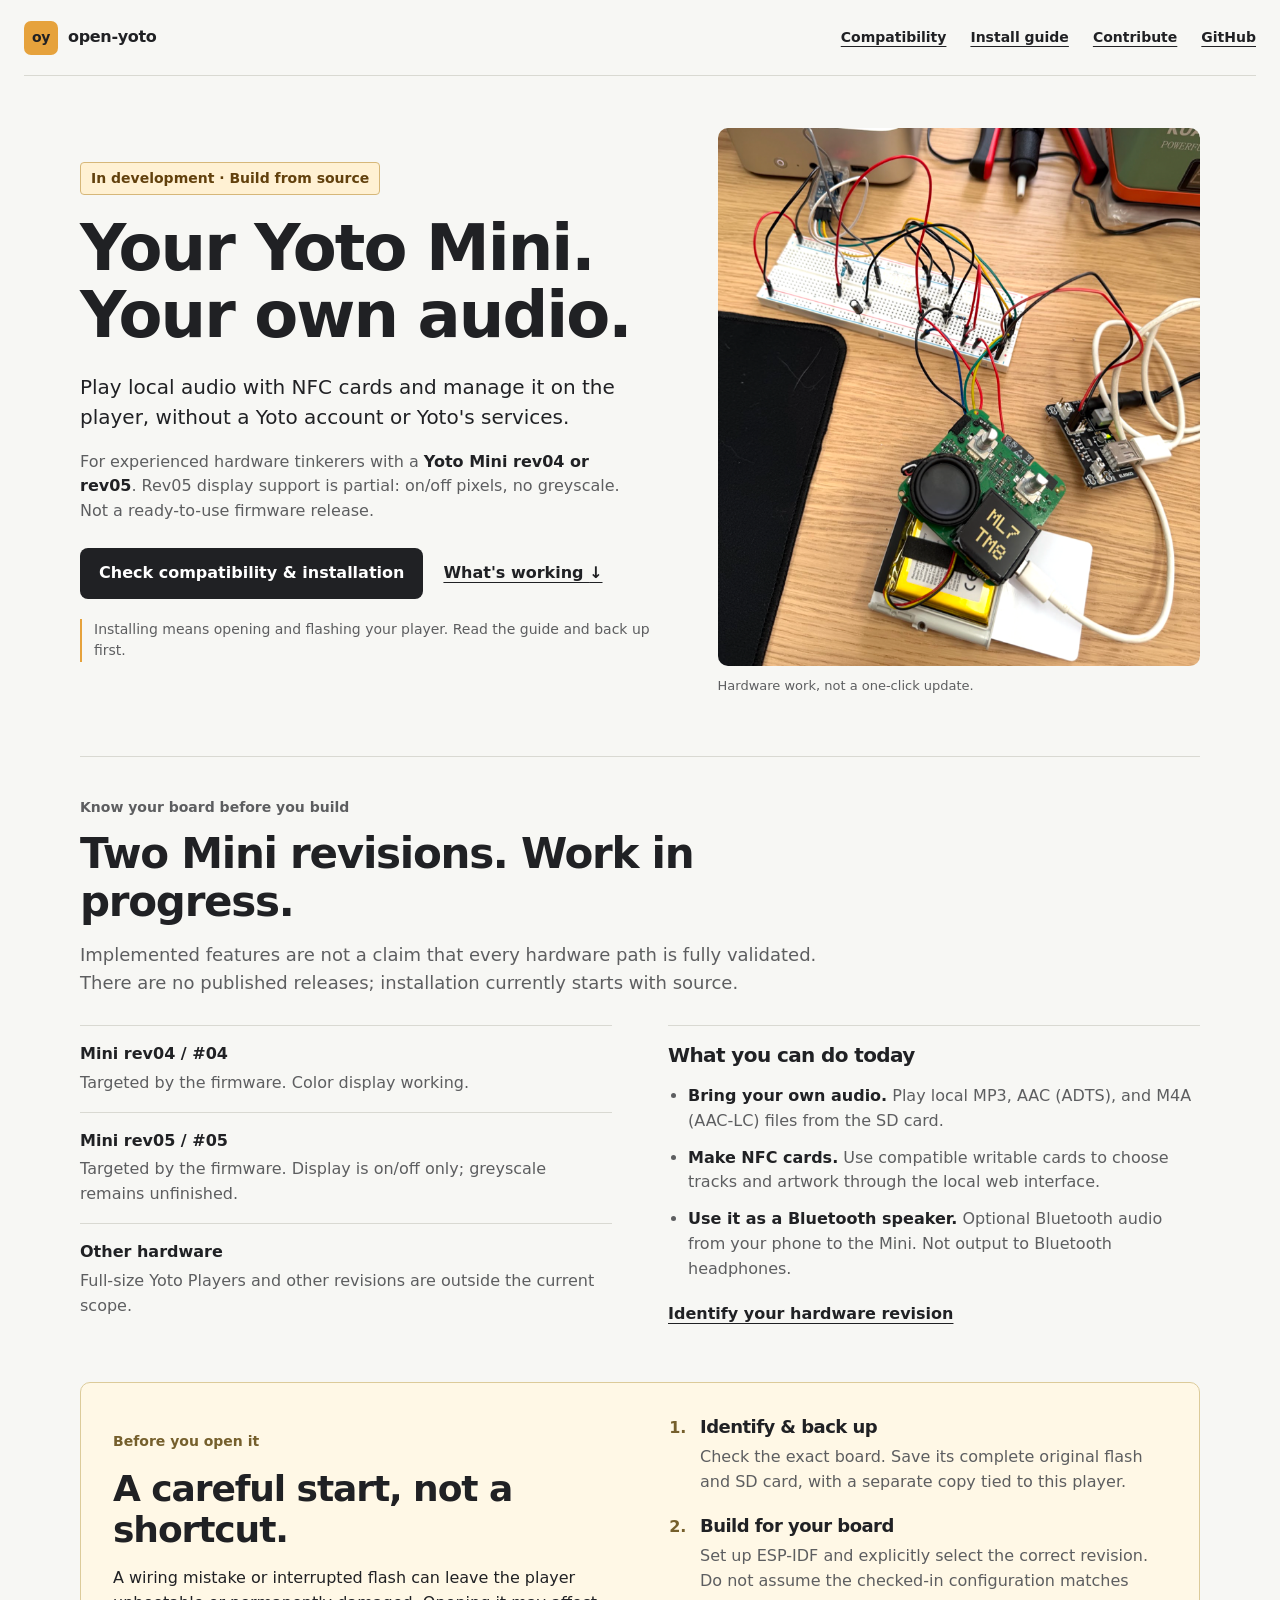
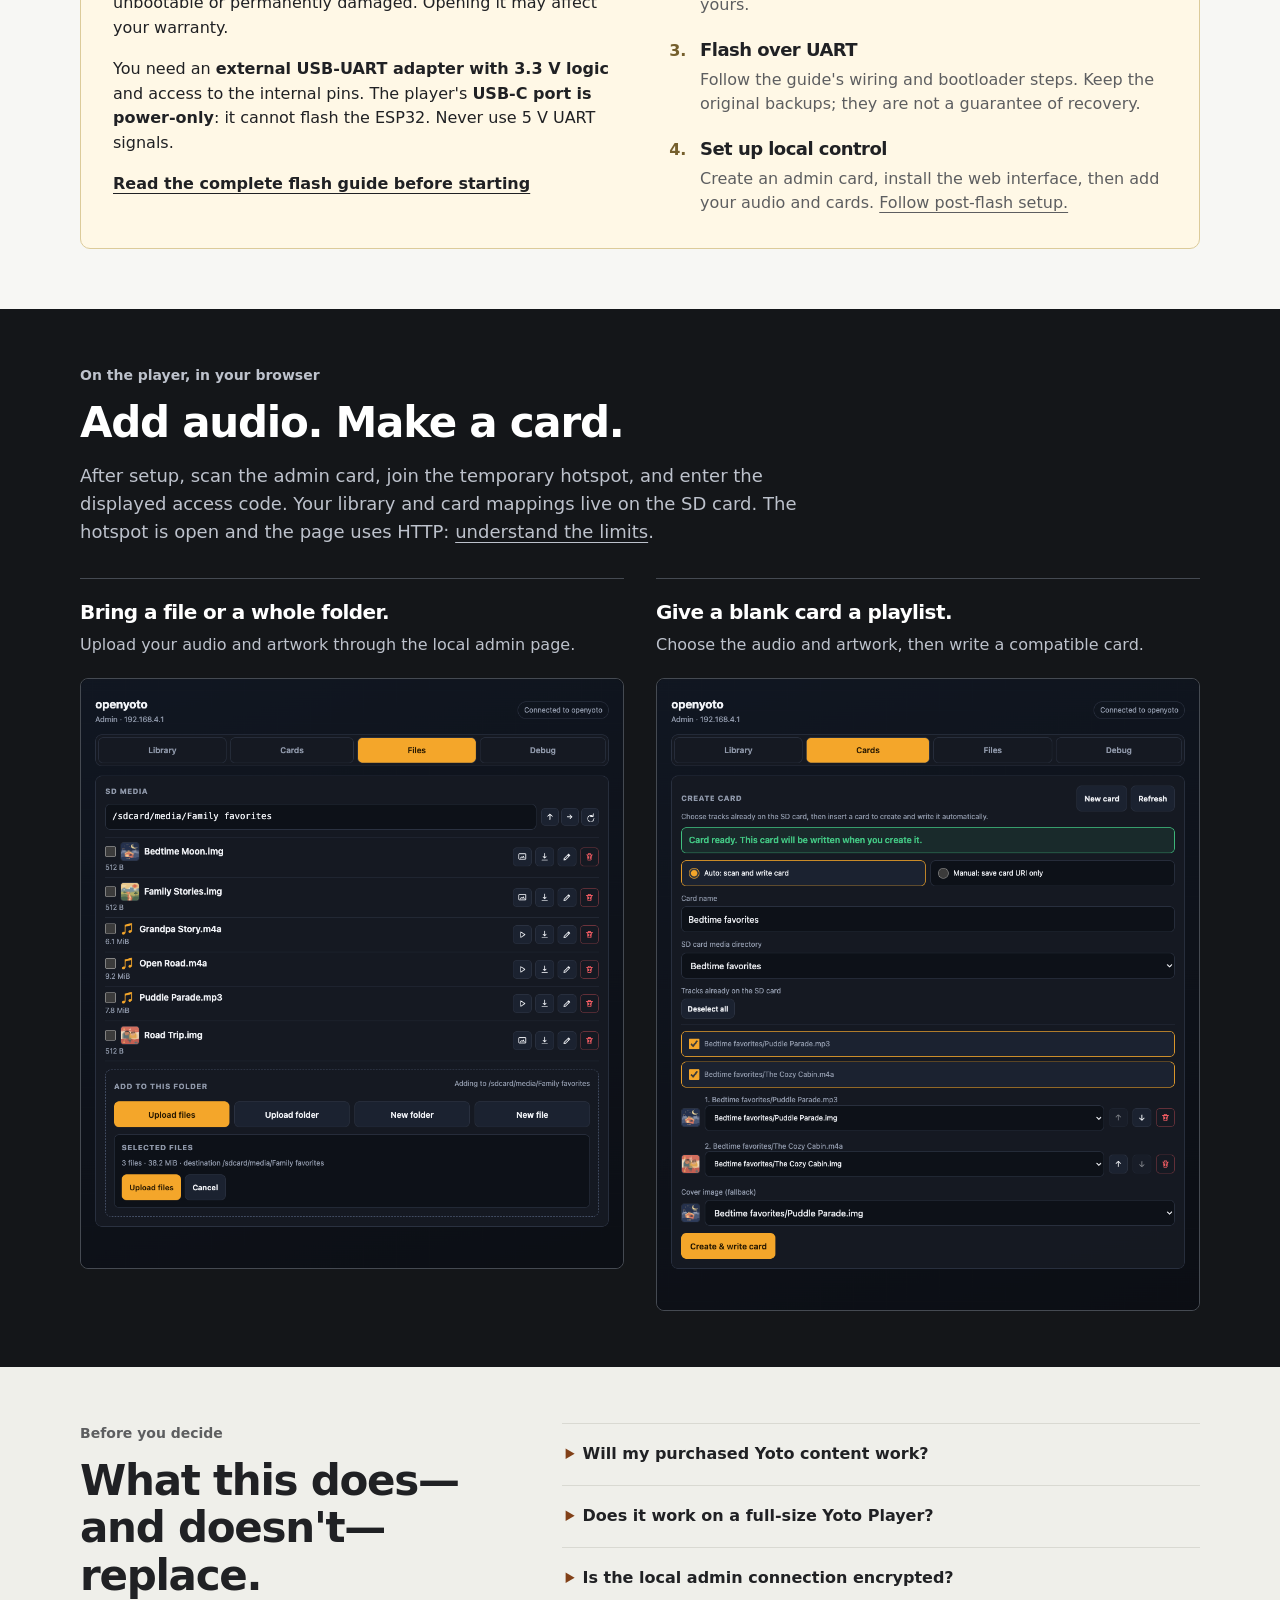
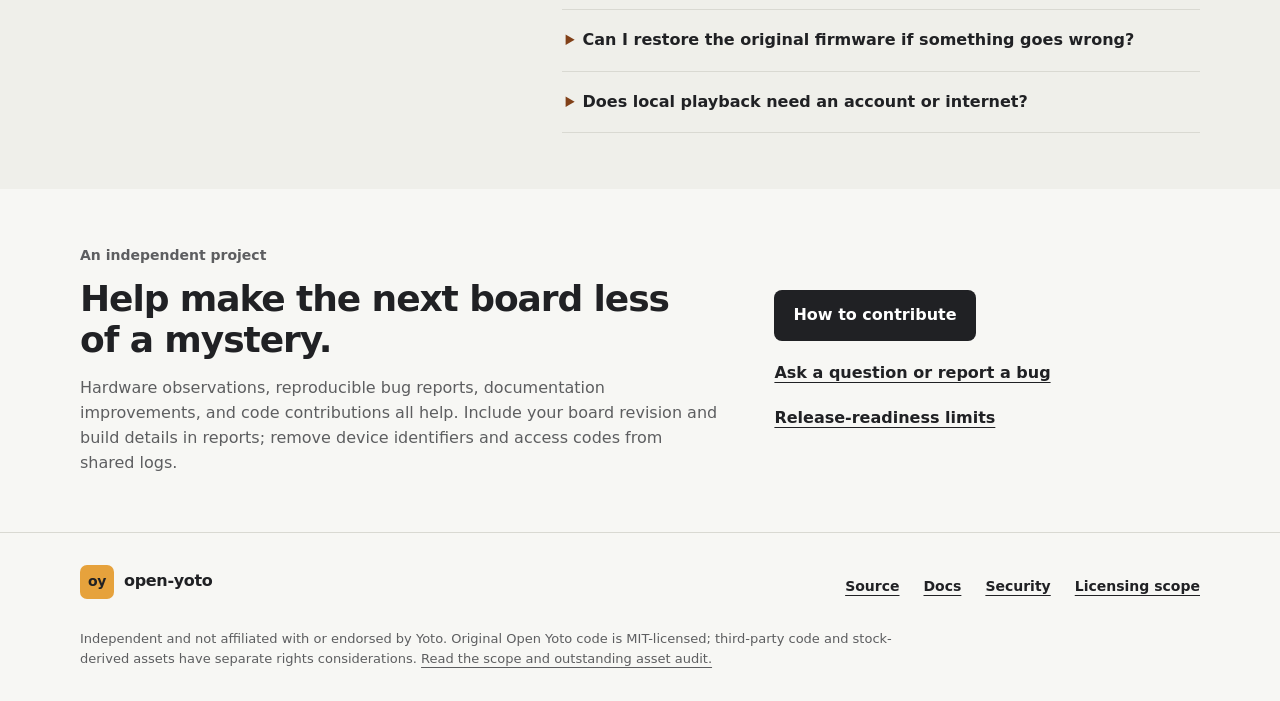
<file: landing-page/index.html>
<!doctype html>
<html lang="en">
<head>
  <meta charset="utf-8">
  <meta name="viewport" content="width=device-width, initial-scale=1">
  <meta name="description" content="Independent, in-development firmware for Yoto Mini rev04 and rev05. Play local audio with NFC cards. Check hardware compatibility and backup requirements before building from source.">
  <title>Open Yoto | Independent Yoto Mini Firmware</title>
  <link rel="canonical" href="https://openyoto.com/">
  <meta property="og:type" content="website">
  <meta property="og:site_name" content="Open Yoto">
  <meta property="og:title" content="Open Yoto | Independent Yoto Mini Firmware">
  <meta property="og:description" content="Local audio, NFC cards, and an on-player admin page. Development firmware for Yoto Mini rev04/rev05; source builds and hardware work required.">
  <meta property="og:url" content="https://openyoto.com/">
  <link rel="stylesheet" href="styles.css">
</head>
<body>
  <a class="skip-link" href="#main">Skip to content</a>

  <header class="site-header" id="top">
    <a class="brand" href="#top" aria-label="Open Yoto home">
      <span class="brand-mark" aria-hidden="true">oy</span>
      <span>open-yoto</span>
    </a>
    <nav aria-label="Main navigation">
      <a href="#compatibility">Compatibility</a>
      <a href="https://docs.openyoto.com/firmware/flash-custom-firmware/">Install guide</a>
      <a href="#contribute">Contribute</a>
      <a href="https://github.com/tensorfish/open-yoto">GitHub</a>
    </nav>
  </header>

  <main id="main">
    <section class="hero" aria-labelledby="hero-title">
      <div class="hero-copy">
        <p class="status-label">In development · Build from source</p>
        <h1 id="hero-title">Your Yoto Mini.<br><em>Your own audio.</em></h1>
        <p class="hero-lede">Play local audio with NFC cards and manage it on the player, without a Yoto account or Yoto's services.</p>
        <p class="hero-scope">For experienced hardware tinkerers with a <strong>Yoto Mini rev04 or rev05</strong>. Rev05 display support is partial: on/off pixels, no greyscale. Not a ready-to-use firmware release.</p>
        <div class="hero-actions">
          <a class="button button-primary" href="https://docs.openyoto.com/firmware/flash-custom-firmware/">Check compatibility &amp; installation</a>
          <a class="text-link" href="#compatibility">What's working <span aria-hidden="true">↓</span></a>
        </div>
        <p class="hero-note">Installing means opening and flashing your player. Read the guide and back up first.</p>
      </div>
      <figure class="hero-image">
        <img width="700" height="780" src="assets/yoto-mini-placeholder.png" alt="An opened Yoto Mini on a workbench, with its display, speaker, battery, and test wiring exposed" fetchpriority="high">
        <figcaption>Hardware work, not a one-click update.</figcaption>
      </figure>
    </section>

    <section class="compatibility section-width" id="compatibility" aria-labelledby="compatibility-title">
      <div class="section-heading">
        <p class="eyebrow">Know your board before you build</p>
        <h2 id="compatibility-title">Two Mini revisions. Work in progress.</h2>
        <p class="section-lede">Implemented features are not a claim that every hardware path is fully validated. There are no published releases; installation currently starts with source.</p>
      </div>
      <div class="status-and-features">
        <dl class="hardware-status">
          <div><dt>Mini rev04 / #04</dt><dd>Targeted by the firmware. Color display working.</dd></div>
          <div><dt>Mini rev05 / #05</dt><dd>Targeted by the firmware. Display is on/off only; greyscale remains unfinished.</dd></div>
          <div><dt>Other hardware</dt><dd>Full-size Yoto Players and other revisions are outside the current scope.</dd></div>
        </dl>
        <div class="feature-summary">
          <h3>What you can do today</h3>
          <ul>
            <li><strong>Bring your own audio.</strong> Play local MP3, AAC (ADTS), and M4A (AAC-LC) files from the SD card.</li>
            <li><strong>Make NFC cards.</strong> Use compatible writable cards to choose tracks and artwork through the local web interface.</li>
            <li><strong>Use it as a Bluetooth speaker.</strong> Optional Bluetooth audio from your phone to the Mini. Not output to Bluetooth headphones.</li>
          </ul>
          <a class="text-link" href="https://docs.openyoto.com/hardware/">Identify your hardware revision</a>
        </div>
      </div>
    </section>

    <section class="start section-width" id="before-you-start" aria-labelledby="start-title">
      <div class="safety-note">
        <p class="eyebrow">Before you open it</p>
        <h2 id="start-title">A careful start, not a shortcut.</h2>
        <p>A wiring mistake or interrupted flash can leave the player unbootable or permanently damaged. Opening it may affect your warranty.</p>
        <p>You need an <strong>external USB-UART adapter with 3.3 V logic</strong> and access to the internal pins. The player's <strong>USB-C port is power-only</strong>: it cannot flash the ESP32. Never use 5 V UART signals.</p>
        <a class="text-link" href="https://docs.openyoto.com/firmware/flash-custom-firmware/">Read the complete flash guide before starting</a>
      </div>
      <ol class="start-steps">
        <li><h3>Identify &amp; back up</h3><p>Check the exact board. Save its complete original flash and SD card, with a separate copy tied to this player.</p></li>
        <li><h3>Build for your board</h3><p>Set up ESP-IDF and explicitly select the correct revision. Do not assume the checked-in configuration matches yours.</p></li>
        <li><h3>Flash over UART</h3><p>Follow the guide's wiring and bootloader steps. Keep the original backups; they are not a guarantee of recovery.</p></li>
        <li><h3>Set up local control</h3><p>Create an admin card, install the web interface, then add your audio and cards. <a href="https://docs.openyoto.com/firmware/post-flash-setup/">Follow post-flash setup.</a></p></li>
      </ol>
    </section>

    <section class="admin-showcase" id="what-you-can-do" aria-labelledby="showcase-title">
      <div class="showcase-heading">
        <p class="eyebrow">On the player, in your browser</p>
        <h2 id="showcase-title">Add audio. Make a card.</h2>
        <p class="section-lede">After setup, scan the admin card, join the temporary hotspot, and enter the displayed access code. Your library and card mappings live on the SD card. The hotspot is open and the page uses HTTP: <a href="#admin-security">understand the limits</a>.</p>
      </div>
      <div class="screenshot-stories">
        <article class="screenshot-story">
          <div class="screenshot-copy">
            <h3>Bring a file or a whole folder.</h3>
            <p>Upload your audio and artwork through the local admin page.</p>
          </div>
          <figure class="real-ui-shot">
            <a class="screenshot-link" href="assets/admin-upload.png" aria-label="View the full audio upload screenshot">
              <picture>
                <source media="(max-width: 600px)" srcset="assets/admin-upload-mobile.png" width="420" height="1077">
                <img src="assets/admin-upload.png" width="920" height="1000" alt="Open Yoto admin page for uploading audio files and folders" loading="lazy" decoding="async">
              </picture>
            </a>
          </figure>
        </article>
        <article class="screenshot-story">
          <div class="screenshot-copy">
            <h3>Give a blank card a playlist.</h3>
            <p>Choose the audio and artwork, then write a compatible card.</p>
          </div>
          <figure class="real-ui-shot">
            <a class="screenshot-link" href="assets/admin-create-card.png" aria-label="View the full card creation screenshot">
              <picture>
                <source media="(max-width: 600px)" srcset="assets/admin-create-card-mobile.png" width="420" height="1098">
                <img src="assets/admin-create-card.png" width="920" height="1072" alt="Open Yoto admin page for choosing a card's tracks and artwork" loading="lazy" decoding="async">
              </picture>
            </a>
          </figure>
        </article>
      </div>
    </section>

    <section class="faq" aria-labelledby="faq-title">
      <div class="faq-heading">
        <p class="eyebrow">Before you decide</p>
        <h2 id="faq-title">What this does—and doesn't—replace.</h2>
      </div>
      <div class="faq-list">
        <details>
          <summary>Will my purchased Yoto content work?</summary>
          <p>Not as a drop-in replacement for the stock library. Open Yoto does not import purchased or protected Yoto audio, and stock card metadata is not translated into Open Yoto playlists. Use local files you own or have permission to use, with compatible writable NFC cards.</p>
        </details>
        <details>
          <summary>Does it work on a full-size Yoto Player?</summary>
          <p>No. The current project targets Yoto Mini rev04 and rev05 only. A similar enclosure or product name is not enough to establish compatibility: identify the board before building or flashing.</p>
        </details>
        <details id="admin-security">
          <summary>Is the local admin connection encrypted?</summary>
          <p>No. The <code>openyoto</code> hotspot has no Wi-Fi password and the admin page uses HTTP, not HTTPS. The displayed access code gates the interface, but does not encrypt traffic. Nearby people may observe traffic; do not treat the code as network security.</p>
          <p>Use admin mode only in a trusted setting and scan the admin card again to stop the hotspot when finished. See the <a href="https://docs.openyoto.com/project/#security">security guidance and reporting path</a>.</p>
        </details>
        <details>
          <summary>Can I restore the original firmware if something goes wrong?</summary>
          <p>Keep a complete flash dump and SD backup from this exact player before changing either. The original flash includes device-specific identifiers; another player's dump is not a substitute. Restoring requires working hardware and UART access, and this project does not promise a tested recovery path or successful repair.</p>
        </details>
        <details>
          <summary>Does local playback need an account or internet?</summary>
          <p>No Yoto account or internet connection is needed for local playback and administration after setup. Audio and card mappings are read from the player's SD card. This is independent firmware, not a way to access Yoto's services.</p>
        </details>
      </div>
    </section>

    <section class="contribute section-width" id="contribute" aria-labelledby="contribute-title">
      <div>
        <p class="eyebrow">An independent project</p>
        <h2 id="contribute-title">Help make the next board less of a mystery.</h2>
        <p>Hardware observations, reproducible bug reports, documentation improvements, and code contributions all help. Include your board revision and build details in reports; remove device identifiers and access codes from shared logs.</p>
      </div>
      <div class="contribute-links">
        <a class="button button-primary" href="https://docs.openyoto.com/project/#contributing">How to contribute</a>
        <a class="text-link" href="https://github.com/tensorfish/open-yoto/issues">Ask a question or report a bug</a>
        <a class="text-link" href="https://docs.openyoto.com/project/#release-readiness">Release-readiness limits</a>
      </div>
    </section>
  </main>

  <footer>
    <div class="footer-brand"><span class="brand-mark" aria-hidden="true">oy</span><strong>open-yoto</strong></div>
    <nav class="footer-links" aria-label="Project resources">
      <a href="https://github.com/tensorfish/open-yoto">Source</a>
      <a href="https://docs.openyoto.com/">Docs</a>
      <a href="https://docs.openyoto.com/project/#security">Security</a>
      <a href="https://docs.openyoto.com/project/#licensing">Licensing scope</a>
    </nav>
    <p class="legal">Independent and not affiliated with or endorsed by Yoto. Original Open Yoto code is MIT-licensed; third-party code and stock-derived assets have separate rights considerations. <a href="https://docs.openyoto.com/project/#licensing">Read the scope and outstanding asset audit.</a></p>
  </footer>
</body>
</html>
</file>
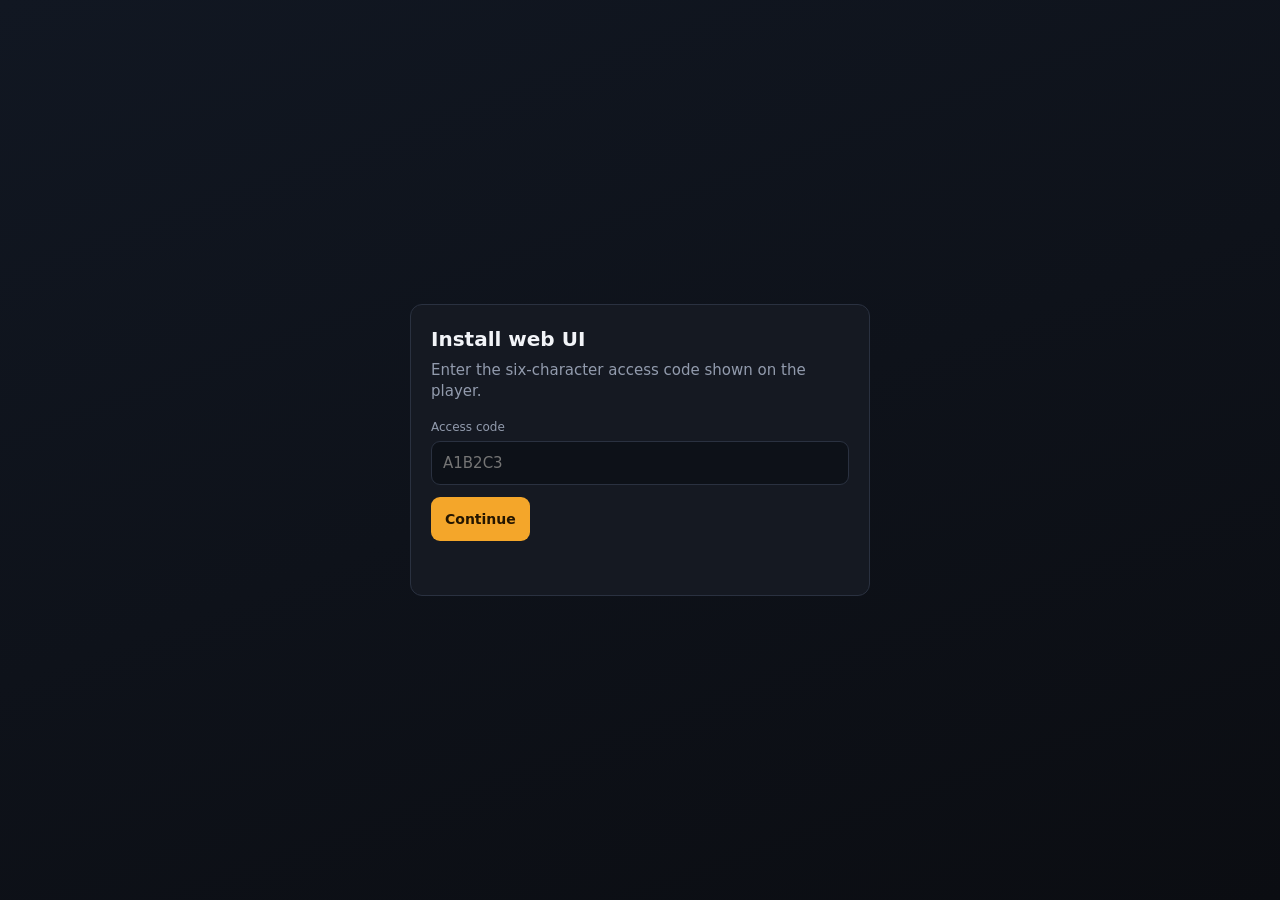
<file: firmware/components/admin/html/upload.html>
<!doctype html>
<html lang="en">
<meta charset="utf-8">
<meta name="viewport" content="width=device-width,initial-scale=1">
<title>Install openyoto web UI</title>
<style>
:root{color-scheme:dark;--bg:#0b0d12;--card:#151922;--line:#2a3140;--text:#f2f4f8;--muted:#929bad;--accent:#f4a62a;--error:#ef5b62;--ok:#43c985}*{box-sizing:border-box}body{margin:0;min-height:100vh;display:grid;place-items:center;padding:20px;background:linear-gradient(160deg,#111722,#0b0d12);color:var(--text);font:15px/1.45 system-ui,-apple-system,Segoe UI,sans-serif}.card{width:min(460px,100%);background:var(--card);border:1px solid var(--line);border-radius:12px;padding:20px}h1{font-size:20px;margin:0 0 6px}.hint{color:var(--muted);margin:0 0 16px}label{display:block;color:var(--muted);font-size:12px;margin:0 0 5px}input{width:100%;min-height:44px;margin:0 0 12px;padding:9px 11px;border:1px solid var(--line);border-radius:9px;background:#0d1118;color:var(--text);font:inherit}input:focus{outline:2px solid #f4a62a55;border-color:var(--accent)}button{min-height:44px;border:0;border-radius:9px;padding:8px 14px;background:var(--accent);color:#241600;font:600 14px system-ui;cursor:pointer}button:disabled{opacity:.5;cursor:not-allowed}.status{min-height:22px;margin:12px 0 0;color:var(--muted)}.status.err{color:var(--error)}.status.ok{color:var(--ok)}[hidden]{display:none!important}
</style>
<main class="card"><section id="login"><h1>Install web UI</h1><p class="hint">Enter the six-character access code shown on the player.</p><label for="pin">Access code</label><input id="pin" maxlength="6" autocomplete="one-time-code" autocapitalize="characters" spellcheck="false" placeholder="A1B2C3"><button id="unlock">Continue</button></section><section id="upload" hidden><h1>Update web UI</h1><p class="hint">Upload one <code>index.html</code>. It will be served from the SD card whenever you open this address.</p><label for="file">index.html</label><input id="file" type="file" accept="text/html,.html"><button id="install" disabled>Upload web UI</button></section><p class="status" id="status" role="status" aria-live="polite"></p></main>
<script>
const $=s=>document.querySelector(s);function status(text,kind=''){const e=$('#status');e.textContent=text;e.className='status '+kind}async function login(){const pin=$('#pin').value.trim().toUpperCase();if(!/^[A-Z0-9]{6}$/.test(pin)){status('Enter all six letters and numbers.','err');return}status('Checking access code...');try{const r=await fetch('/api/login',{method:'POST',credentials:'same-origin',headers:{'Content-Type':'application/json'},body:JSON.stringify({pin})});if(r.status===401){status('Invalid access code.','err');return}if(!r.ok)throw new Error('login failed');$('#login').hidden=true;$('#upload').hidden=false;status('Choose the index.html file to install.','ok')}catch(e){status('Unable to unlock installer: '+e.message,'err')}}async function install(){const file=$('#file').files[0];if(!file)return;const button=$('#install');button.disabled=true;status('Uploading web UI...');try{const r=await fetch('/api/webui/upload',{method:'POST',credentials:'same-origin',headers:{'Content-Type':'text/html'},body:file});if(!r.ok)throw new Error((await r.text())||('HTTP '+r.status));status('Web UI installed. Opening it now...','ok');location.replace('/')}catch(e){status('Upload failed: '+e.message,'err');button.disabled=false}}$('#unlock').onclick=login;$('#pin').oninput=e=>e.target.value=e.target.value.toUpperCase().replace(/[^A-Z0-9]/g,'');$('#pin').onkeydown=e=>{if(e.key==='Enter')login()};$('#file').onchange=()=>{$('#install').disabled=!$('#file').files.length};$('#install').onclick=install;
</script>
</html>
</file>
<file: landing-page/styles.css>
:root {
  --paper: #f7f7f4;
  --paper-deep: #efefea;
  --ink: #202124;
  --muted: #5d5e60;
  --rule: #d9d9d2;
  --amber: #e6a23c;
  --focus: #814018;
  --night: #141619;
  --panel-line: #454a52;
  --white: #ffffff;
  --sans: system-ui, -apple-system, BlinkMacSystemFont, "Segoe UI", sans-serif;
}

* { box-sizing: border-box; }
html { scroll-behavior: smooth; scroll-padding-top: 24px; }
body {
  margin: 0;
  background: var(--paper);
  color: var(--ink);
  font-family: var(--sans);
  font-size: 16px;
  line-height: 1.55;
  -webkit-font-smoothing: antialiased;
}
a { color: inherit; text-underline-offset: 4px; }
a:hover { text-decoration-thickness: 2px; }
img { display: block; max-width: 100%; height: auto; }
h1, h2, h3 { letter-spacing: -.03em; }
h2 { margin: 0; font-size: clamp(30px, 3.6vw, 42px); font-weight: 650; line-height: 1.13; }
h3 { margin: 0; font-size: 20px; font-weight: 650; line-height: 1.3; }
:focus-visible { outline: 3px solid var(--focus); outline-offset: 5px; }

.skip-link {
  position: fixed;
  top: 12px;
  left: 12px;
  z-index: 100;
  padding: 10px 16px;
  background: var(--ink);
  color: var(--white);
  transform: translateY(-180%);
}
.skip-link:focus { transform: translateY(0); }
.section-width { width: min(1120px, calc(100% - 48px)); margin-inline: auto; }
.site-header {
  width: min(1240px, calc(100% - 48px));
  min-height: 76px;
  margin: 0 auto;
  display: flex;
  align-items: center;
  justify-content: space-between;
  gap: 20px 32px;
  border-bottom: 1px solid var(--rule);
}
.brand, .footer-brand {
  display: inline-flex;
  align-items: center;
  gap: 10px;
  font-weight: 700;
  text-decoration: none;
  letter-spacing: -.02em;
}
.brand-mark {
  display: inline-grid;
  width: 34px;
  aspect-ratio: 1;
  place-items: center;
  border-radius: 7px;
  background: var(--amber);
  color: var(--ink);
  font-size: 14px;
  font-weight: 700;
}
.site-header nav, .footer-links { display: flex; flex-wrap: wrap; align-items: center; gap: 4px 24px; }
.site-header nav a, .footer-links a { display: inline-flex; align-items: center; min-height: 44px; font-size: 14px; font-weight: 650; }

.hero {
  width: min(1120px, calc(100% - 48px));
  margin: 0 auto;
  display: grid;
  grid-template-columns: 1.1fr .9fr;
  align-items: center;
  gap: 48px;
  padding: 52px 0 60px;
}
.eyebrow { margin: 0 0 12px; color: var(--muted); font-size: 14px; font-weight: 650; }
.status-label {
  display: inline-block;
  margin: 0 0 20px;
  padding: 5px 10px;
  border: 1px solid #d6b779;
  border-radius: 4px;
  background: #fff1d3;
  color: #62410d;
  font-size: 14px;
  font-weight: 650;
}
h1 { margin: 0; font-size: clamp(42px, 5.3vw, 64px); line-height: 1.05; font-weight: 700; }
h1 em { font-style: normal; }
.hero-lede { max-width: 540px; margin: 22px 0 0; font-size: 20px; line-height: 1.5; }
.hero-scope { max-width: 540px; margin: 18px 0 0; color: var(--muted); }
.hero-scope strong { color: var(--ink); }
.hero-actions { display: flex; flex-wrap: wrap; align-items: center; gap: 16px 20px; margin-top: 24px; }
.button {
  display: inline-flex;
  min-height: 44px;
  align-items: center;
  justify-content: center;
  padding: 12px 18px;
  border: 1px solid transparent;
  border-radius: 8px;
  font-weight: 650;
  text-align: center;
  text-decoration: none;
}
.button-primary { background: var(--ink); color: var(--white); }
.button-primary:hover { background: #35363a; }
.text-link { font-weight: 650; }
.hero-note { margin: 20px 0 0; padding-left: 12px; border-left: 2px solid var(--amber); color: var(--muted); font-size: 14px; }
.hero-image { margin: 0; }
.hero-image img { width: 100%; border-radius: 10px; background: var(--paper-deep); }
.hero-image figcaption { margin-top: 10px; color: var(--muted); font-size: 13px; }

.compatibility { padding: 40px 0 48px; border-top: 1px solid var(--rule); }
.section-heading { max-width: 800px; }
.section-lede { max-width: 760px; margin: 16px 0 0; color: var(--muted); font-size: 18px; }
.status-and-features { display: grid; grid-template-columns: 1fr 1fr; gap: 56px; margin-top: 28px; }
.hardware-status { margin: 0; }
.hardware-status > div { padding: 16px 0; border-top: 1px solid var(--rule); }
.hardware-status dt { font-weight: 700; }
.hardware-status dd { margin: 4px 0 0; color: var(--muted); }
.feature-summary { padding-top: 16px; border-top: 1px solid var(--rule); }
.feature-summary ul { padding-left: 20px; margin: 16px 0 20px; }
.feature-summary li { margin-bottom: 12px; color: var(--muted); }
.feature-summary strong { color: var(--ink); }

.start {
  display: grid;
  grid-template-columns: 1fr 1fr;
  gap: 48px;
  margin-bottom: 60px;
  padding: 32px;
  border: 1px solid #dccb9a;
  border-radius: 10px;
  background: #fff8e6;
}
.safety-note .eyebrow { color: #755f2c; }
.safety-note h2 { font-size: clamp(28px, 3vw, 36px); }
.safety-note p { margin: 16px 0; }
.start-steps { margin: 0; padding-left: 28px; }
.start-steps li { padding-left: 8px; margin-bottom: 20px; }
.start-steps li:last-child { margin-bottom: 0; }
.start-steps li::marker { color: #755f2c; font-weight: 700; }
.start-steps h3 { font-size: 18px; }
.start-steps p { margin: 6px 0 0; color: var(--muted); }

.admin-showcase {
  --focus: #ffc66b;
  padding: 56px max(24px, calc((100vw - 1120px) / 2));
  background: var(--night);
  color: var(--white);
}
.showcase-heading { max-width: 800px; }
.admin-showcase .section-lede, .admin-showcase .eyebrow, .screenshot-copy p { color: #bdc2cc; }
.screenshot-stories { margin-top: 32px; display: grid; grid-template-columns: repeat(2, minmax(0, 1fr)); gap: 32px; }
.screenshot-story { min-width: 0; padding-top: 20px; border-top: 1px solid var(--panel-line); }
.screenshot-copy p { margin: 8px 0 20px; }
.real-ui-shot { margin: 0; border: 1px solid var(--panel-line); border-radius: 8px; background: #0b0d12; }
.screenshot-link { display: block; border-radius: 8px; }
.real-ui-shot img { width: 100%; border-radius: 8px; }

.faq {
  padding: 56px max(24px, calc((100vw - 1120px) / 2));
  display: grid;
  grid-template-columns: .8fr 1.2fr;
  gap: 56px;
  background: var(--paper-deep);
}
.faq-heading { max-width: 420px; }
.faq-list { min-width: 0; }
.faq-list details { border-top: 1px solid var(--rule); scroll-margin-top: 24px; }
.faq-list details:last-child { border-bottom: 1px solid var(--rule); }
.faq-list summary { padding: 18px 4px; cursor: pointer; font-weight: 650; }
.faq-list summary::marker { color: var(--focus); }
.faq-list details p { margin: 0 4px 18px; color: var(--muted); }
.faq-list code { font-size: .95em; }

.contribute { padding-block: 56px; display: grid; grid-template-columns: 1.2fr .8fr; align-items: center; gap: 56px; }
.contribute h2 { font-size: clamp(28px, 3vw, 36px); }
.contribute p:last-child { margin: 16px 0 0; color: var(--muted); }
.contribute-links { display: flex; flex-direction: column; align-items: flex-start; gap: 20px; }
footer {
  padding: 32px max(24px, calc((100vw - 1120px) / 2));
  display: grid;
  grid-template-columns: 1fr auto;
  align-items: start;
  gap: 20px 32px;
  border-top: 1px solid var(--rule);
}
.legal { grid-column: 1 / -1; max-width: 850px; margin: 0; color: var(--muted); font-size: 13px; }

@media (max-width: 900px) {
  .hero { gap: 28px; grid-template-columns: 1.15fr .85fr; }
  h1 { font-size: 46px; }
  .status-and-features, .start, .faq, .contribute { gap: 32px; }
  .site-header nav { column-gap: 18px; }
}

@media (max-width: 720px) {
  .site-header, .section-width, .hero { width: calc(100% - 32px); }
  .site-header { flex-wrap: wrap; gap: 8px; padding-top: 16px; }
  .site-header nav { flex-basis: 100%; gap: 0 20px; padding-bottom: 4px; }
  .hero { grid-template-columns: 1fr; padding: 32px 0 40px; }
  .hero-copy { max-width: 580px; }
  h1 { font-size: clamp(38px, 8vw, 52px); }
  .hero-image { max-width: 440px; margin-inline: auto; }
  .hero-actions { align-items: flex-start; flex-direction: column; }
  .status-and-features, .start, .faq, .contribute { grid-template-columns: 1fr; }
  .compatibility { padding-block: 32px; }
  .status-and-features { gap: 20px; margin-top: 20px; }
  .start { padding: 24px; margin-bottom: 40px; }
  .start-steps { padding-top: 24px; border-top: 1px solid #dccb9a; }
  .admin-showcase, .faq { padding: 40px 16px; }
  .screenshot-stories { gap: 24px; }
  .screenshot-copy h3 { font-size: 18px; }
  .contribute { padding-block: 40px; gap: 24px; }
  footer { grid-template-columns: 1fr; padding: 28px 16px; gap: 16px; }
  .footer-links { gap: 4px 20px; }
}

@media (max-width: 600px) {
  .screenshot-stories { grid-template-columns: 1fr; }
  .real-ui-shot { max-width: 260px; margin-inline: auto; }
  .screenshot-copy { max-width: 440px; margin-inline: auto; }
}

@media (prefers-reduced-motion: reduce) {
  html { scroll-behavior: auto; }
}
</file>
